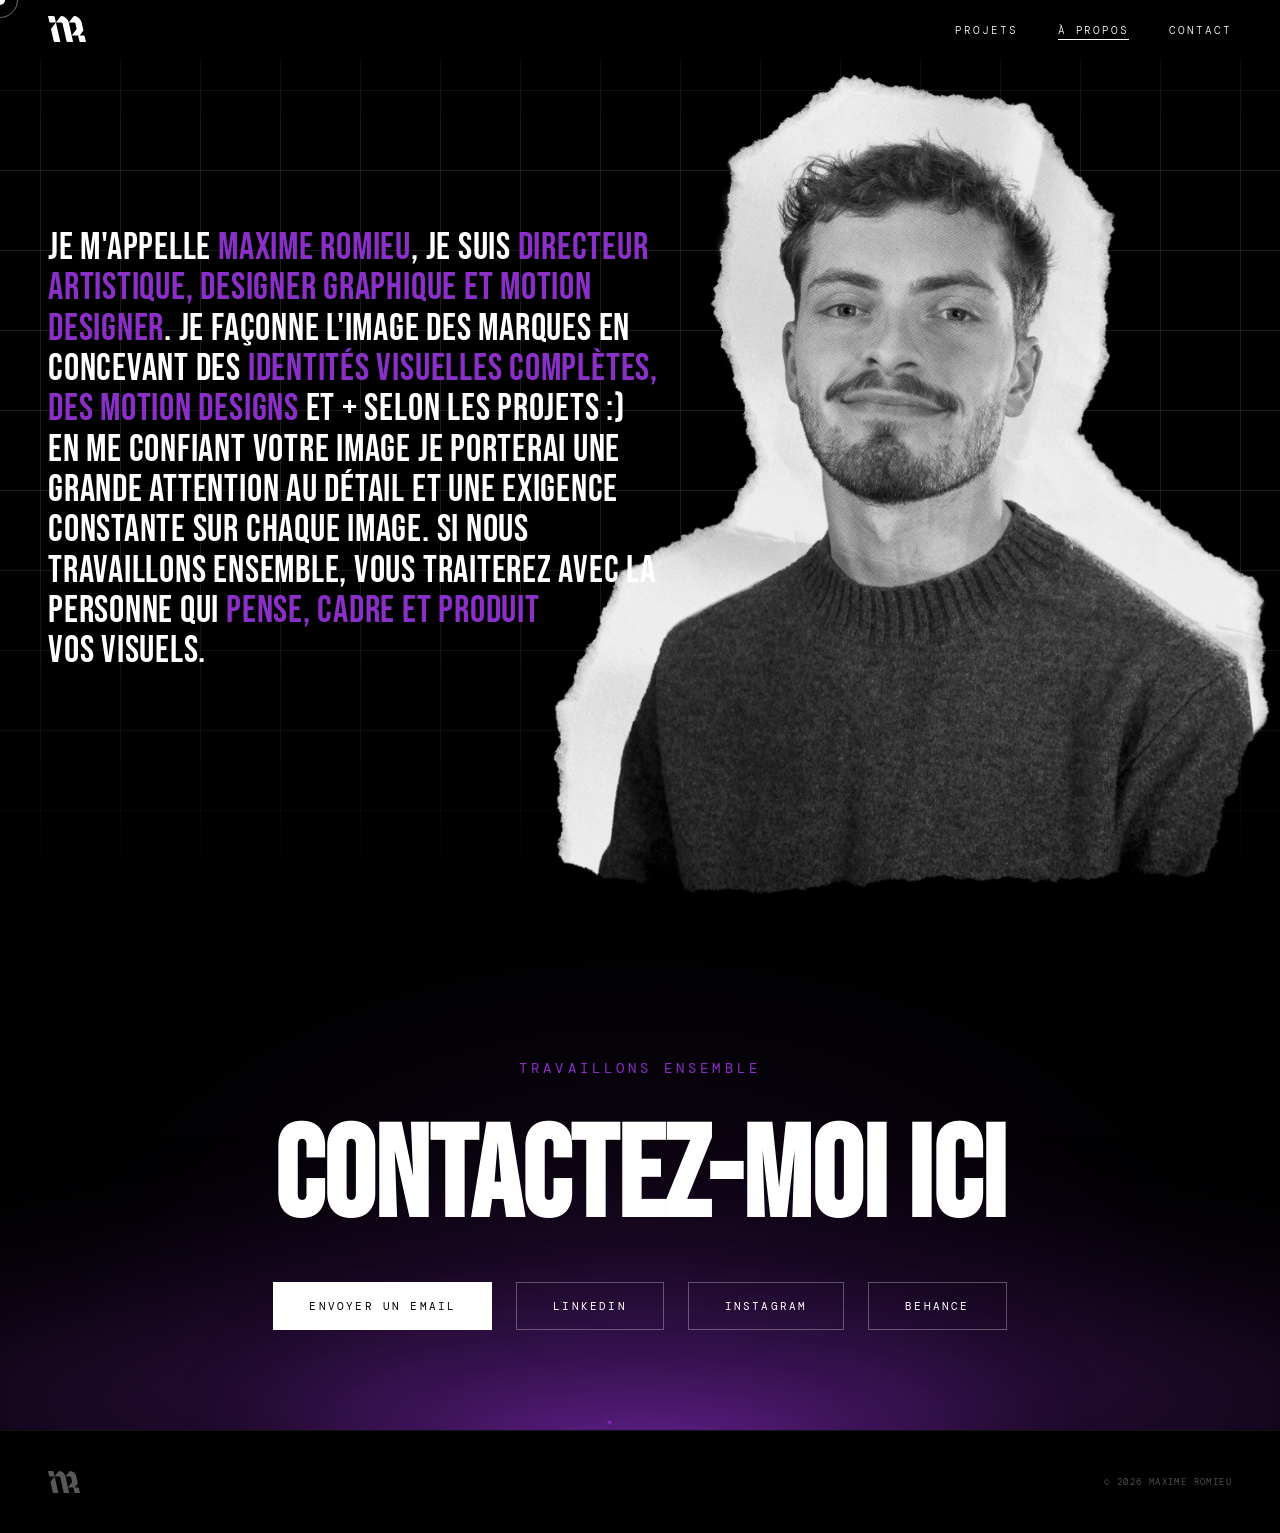
<file: a-propos.html>
<!DOCTYPE html>
<html lang="fr">
<head>
<meta charset="UTF-8">
<meta name="viewport" content="width=device-width, initial-scale=1.0">
<meta name="description" content="Maxime Romieu, Directeur Artistique et Designer Graphique freelance. Spécialisé en identité visuelle, branding et motion design. Disponible pour vos projets.">
<title>À propos — Maxime Romieu | Directeur Artistique freelance</title>
<link rel="icon" type="image/png" sizes="32x32" href="favicon.png">
<link rel="shortcut icon" href="favicon.png">
<link rel="apple-touch-icon" href="favicon.png">
<link rel="canonical" href="https://maximeromieu.fr/a-propos.html">
<meta property="og:title" content="À propos — Maxime Romieu | Directeur Artistique freelance">
<meta property="og:description" content="Maxime Romieu, Directeur Artistique et Designer Graphique freelance. Spécialisé en identité visuelle, branding et motion design.">
<meta property="og:url" content="https://maximeromieu.fr/a-propos.html">
<meta property="og:type" content="website">
<meta property="og:image" content="https://maximeromieu.fr/og-image.png">
<meta name="robots" content="noimageindex">
<link rel="preconnect" href="https://fonts.googleapis.com">
<link rel="preconnect" href="https://fonts.gstatic.com" crossorigin>
<link href="https://fonts.googleapis.com/css2?family=Bebas+Neue&family=Cormorant+Garamond:ital,wght@0,300;0,400;1,300;1,400&family=DM+Mono:wght@300;400;500&family=Playfair+Display:ital,wght@1,900&display=swap" rel="stylesheet">
<link rel="stylesheet" href="style.css">
<style>
@font-face{font-family:'Piepie';src:url('fonts/Piepie-W01-Regular.ttf') format('truetype');font-weight:400;font-style:normal}
@font-face{font-family:'SloopScriptPro';src:url('fonts/sloop-script-pro-bold.otf') format('opentype');font-weight:700;font-style:normal}
@font-face{font-family:'NeueHaasGrotesk';src:url('fonts/NeueHaasDisplayMediu.ttf') format('truetype');font-weight:500;font-style:normal}
*,*::before,*::after{margin:0;padding:0;box-sizing:border-box}
:root{--bg:#000000;--cream:#ffffff;--warm:#e06060;--accent:#8b2fc9;--dark:#1a1714}
html{scroll-behavior:smooth}
body{background:var(--bg);color:var(--cream);font-family:'Cormorant Garamond',serif;cursor:none;overflow-x:hidden}
#cursor{position:fixed;width:10px;height:10px;background:var(--cream);border-radius:50%;pointer-events:none;z-index:9999;transform:translate(-50%,-50%);transition:transform .1s,width .3s,height .3s;mix-blend-mode:difference}
#cursor-ring{position:fixed;width:36px;height:36px;border:1px solid rgba(232,224,213,.5);border-radius:50%;pointer-events:none;z-index:9998;transform:translate(-50%,-50%);transition:transform .18s ease-out,width .3s,height .3s}
body:has(a:hover) #cursor{width:6px;height:6px}
body:has(a:hover) #cursor-ring{width:60px;height:60px;border-color:var(--accent)}
nav{position:fixed;top:0;width:100%;z-index:100;display:flex;justify-content:space-between;align-items:center;padding:16px 48px;background:#000}
.nav-logo{text-decoration:none;display:flex;align-items:center}.nav-logo-img{height:26px;width:auto;display:block}
.nav-links{display:flex;gap:40px;list-style:none;margin-left:auto}
.nav-links a{font-family:'DM Mono',monospace;font-size:.68rem;font-weight:300;letter-spacing:.18em;text-transform:uppercase;color:var(--cream);text-decoration:none;position:relative;transition:color .3s}
.nav-links a::after{content:'';position:absolute;bottom:-3px;left:0;width:0;height:1px;background:var(--cream);transition:width .4s ease}
.nav-links a:hover::after,.nav-links a.active::after{width:100%}
.nav-links a.active{color:var(--cream)}
.nav-cta{font-family:'DM Mono',monospace;font-size:.65rem;letter-spacing:.2em;text-transform:uppercase;color:var(--bg);background:var(--cream);padding:10px 20px;text-decoration:none;transition:background .3s,color .3s}
.nav-cta:hover{background:var(--accent);color:var(--cream)}

/* ── HERO ── */
#about-hero{min-height:100vh;display:flex;flex-direction:column;justify-content:flex-end;padding:0 48px 80px;position:relative;overflow:hidden;isolation:isolate;background:#000}
.hero-bg{position:absolute;inset:0;background:linear-gradient(to bottom,transparent 45%,#000 100%);z-index:0}
.hero-grid{position:absolute;inset:0;background-image:linear-gradient(rgba(232,224,213,.12) 1px,transparent 1px),linear-gradient(90deg,rgba(232,224,213,.12) 1px,transparent 1px);background-size:80px 80px;background-position:center center;z-index:0;-webkit-mask-image:linear-gradient(to bottom,transparent 0%,black 15%,black 60%,transparent 100%);mask-image:linear-gradient(to bottom,transparent 0%,black 15%,black 60%,transparent 100%)}
@media(max-width:768px){.hero-grid{background-size:50px 50px;-webkit-mask-image:linear-gradient(to bottom,transparent 0%,black 10%,black 70%,transparent 100%);mask-image:linear-gradient(to bottom,transparent 0%,black 10%,black 70%,transparent 100%)}}
.hero-flicker-a,.hero-flicker-b,.hero-flicker-c{position:absolute;bottom:-80px;left:50%;transform:translateX(-50%);border-radius:50%;pointer-events:none}
.hero-flicker-a{width:140%;height:320px;background:rgba(139,47,201,.28);filter:blur(100px);animation:flicker1 12s ease-in-out infinite}
.hero-flicker-b{width:900px;height:200px;background:rgba(139,47,201,.38);filter:blur(75px);animation:flicker2 9s ease-in-out infinite}
.hero-flicker-c{width:460px;height:120px;background:rgba(139,47,201,.5);filter:blur(50px);animation:flicker3 7s ease-in-out infinite}
#hero-embers-canvas{position:absolute;inset:0;width:100%;height:100%;pointer-events:none;z-index:2}
.hero-deco{position:absolute;left:-2%;bottom:-4%;height:clamp(14rem,54vw,56rem);width:auto;opacity:.18;z-index:0;pointer-events:none;user-select:none}
.hero-profile{position:absolute;right:0;bottom:0;height:92%;width:auto;object-fit:contain;object-position:bottom right;z-index:1;opacity:0;animation:fadeIn 1.2s .4s forwards;pointer-events:none;transform-origin:center center;transition:transform .12s ease-out;will-change:transform}
.hero-profile-overlay{position:absolute;right:0;bottom:0;height:92%;width:50%;z-index:4;cursor:none}

/* ── ABOUT CONTENT ── */
.about-eyebrow{font-family:'Bebas Neue',sans-serif;font-size:clamp(4rem,8vw,9rem);line-height:.9;letter-spacing:.04em;color:var(--cream);margin-bottom:16px}
.about-content{position:absolute;top:50%;transform:translateY(-50%);left:48px;max-width:48%;z-index:3}
.about-bio p{font-family:'Bebas Neue',sans-serif;font-size:clamp(1.6rem,3vw,2.8rem);line-height:1.05;letter-spacing:.02em;color:var(--cream)}
.about-bio em{font-style:normal;color:var(--accent)}

/* ── IDENTITY STRIP ── */
.about-identity{padding:80px 48px;text-align:right;position:relative;border-top:1px solid rgba(232,224,213,.08)}
.about-identity-name{font-family:'Bebas Neue',sans-serif;font-size:clamp(3rem,7vw,8rem);line-height:.9;letter-spacing:.02em;color:var(--cream)}
.about-identity-role{font-family:'Cormorant Garamond',serif;font-style:italic;font-size:clamp(1rem,1.8vw,1.4rem);color:var(--warm);margin-top:10px}

/* ── CONTACT ── */
#contact{padding:160px 48px 100px;text-align:center;position:relative;overflow:hidden}
.contact-bg{position:absolute;inset:0;background:radial-gradient(ellipse at 50% 70%,rgba(139,47,201,.12) 0%,transparent 65%)}
.contact-flicker-a,.contact-flicker-b,.contact-flicker-c{position:absolute;bottom:-80px;left:50%;transform:translateX(-50%);border-radius:50%;pointer-events:none}
.contact-flicker-a{width:120%;height:220px;background:rgba(139,47,201,.28);filter:blur(80px);animation:flicker1 12s ease-in-out infinite}
.contact-flicker-b{width:700px;height:140px;background:rgba(139,47,201,.38);filter:blur(60px);animation:flicker2 9s ease-in-out infinite}
.contact-flicker-c{width:340px;height:80px;background:rgba(139,47,201,.5);filter:blur(40px);animation:flicker3 7s ease-in-out infinite}
#embers-canvas{position:absolute;inset:0;width:100%;height:100%;pointer-events:none;z-index:2}
.contact-eyebrow{font-family:'DM Mono',monospace;font-size:.85rem;letter-spacing:.3em;text-transform:uppercase;color:var(--accent);margin-bottom:48px}
.contact-title{font-family:'Bebas Neue',sans-serif;font-size:clamp(4rem,10vw,12rem);line-height:.85;color:var(--cream);margin-bottom:48px;position:relative;z-index:1}
.contact-links{display:flex;gap:24px;justify-content:center;flex-wrap:wrap;position:relative;z-index:1}
.contact-btn{display:inline-flex;align-items:center;gap:10px;font-family:'DM Mono',monospace;font-size:.68rem;letter-spacing:.2em;text-transform:uppercase;color:var(--bg);background:var(--cream);padding:16px 36px;text-decoration:none;transition:background .3s,color .3s,transform .3s}
.contact-btn:hover{background:var(--accent);color:var(--cream);transform:translateY(-2px)}
.contact-btn.outline{background:transparent;color:var(--cream);border:1px solid rgba(255,255,255,.3)}
.contact-btn.outline:hover{background:var(--accent);color:var(--cream);border-color:var(--accent)}

/* ── FOOTER ── */
footer{padding:40px 48px;border-top:1px solid rgba(232,224,213,.08);display:flex;justify-content:space-between;align-items:center}
.footer-logo{height:22px;width:auto;opacity:.35;filter:brightness(10)}
footer p{font-family:'DM Mono',monospace;font-size:.58rem;letter-spacing:.15em;color:rgba(255,255,255,.3);text-transform:uppercase}

/* ── REVEAL ── */
.reveal{opacity:0;transform:translateY(24px);transition:opacity .8s ease,transform .8s ease}
.reveal.visible{opacity:1;transform:translateY(0)}
.reveal-delay-1{transition-delay:.12s}
.reveal-delay-2{transition-delay:.22s}

/* ── ANIMATIONS ── */
@keyframes fadeIn{to{opacity:1}}
@keyframes flicker1{0%{opacity:.28;transform:translateX(-50%) scaleX(1)}8%{opacity:.22;transform:translateX(-51%) scaleX(.97)}19%{opacity:.3;transform:translateX(-49%) scaleX(1.03)}27%{opacity:.18;transform:translateX(-52%) scaleX(.93)}41%{opacity:.26;transform:translateX(-50%) scaleX(1.01)}55%{opacity:.14;transform:translateX(-51%) scaleX(.96)}63%{opacity:.3;transform:translateX(-49%) scaleX(1.04)}74%{opacity:.2;transform:translateX(-50%) scaleX(.98)}88%{opacity:.28;transform:translateX(-51%) scaleX(1.02)}100%{opacity:.28;transform:translateX(-50%) scaleX(1)}}
@keyframes flicker2{0%{opacity:.4;transform:translateX(-50%) scaleX(1)}11%{opacity:.28;transform:translateX(-51%) scaleX(.92)}24%{opacity:.44;transform:translateX(-48%) scaleX(1.06)}36%{opacity:.22;transform:translateX(-52%) scaleX(.9)}49%{opacity:.38;transform:translateX(-50%) scaleX(1.03)}61%{opacity:.18;transform:translateX(-51%) scaleX(.95)}73%{opacity:.42;transform:translateX(-49%) scaleX(1.05)}86%{opacity:.24;transform:translateX(-50%) scaleX(.97)}100%{opacity:.4;transform:translateX(-50%) scaleX(1)}}
@keyframes flicker3{0%{opacity:.55;transform:translateX(-50%) scaleX(1)}14%{opacity:.32;transform:translateX(-49%) scaleX(.88)}29%{opacity:.6;transform:translateX(-51%) scaleX(1.09)}43%{opacity:.28;transform:translateX(-50%) scaleX(.92)}58%{opacity:.5;transform:translateX(-49%) scaleX(1.06)}70%{opacity:.22;transform:translateX(-51%) scaleX(.86)}84%{opacity:.55;transform:translateX(-50%) scaleX(1.08)}100%{opacity:.55;transform:translateX(-50%) scaleX(1)}}

.burger{display:none;flex-direction:column;justify-content:space-between;width:28px;height:18px;background:none;border:none;cursor:pointer;padding:0;z-index:101}
.burger span{display:block;width:100%;height:1px;background:var(--cream);transition:transform .35s cubic-bezier(.16,1,.3,1),opacity .25s,width .35s}
.burger.active span:nth-child(1){transform:translateY(8.5px) rotate(45deg)}
.burger.active span:nth-child(2){opacity:0;width:0}
.burger.active span:nth-child(3){transform:translateY(-8.5px) rotate(-45deg)}
.mobile-menu{position:fixed;inset:0;z-index:99;background:#000;display:flex;flex-direction:column;align-items:center;justify-content:center;pointer-events:none;opacity:0;transform:translateY(-12px);transition:opacity .4s cubic-bezier(.16,1,.3,1),transform .4s cubic-bezier(.16,1,.3,1)}
.mobile-menu.open{opacity:1;transform:translateY(0);pointer-events:all}
.mobile-links{list-style:none;display:flex;flex-direction:column;align-items:center;gap:8px;margin-bottom:48px}
.mobile-link{font-family:'Bebas Neue',sans-serif;font-size:clamp(3rem,14vw,5.5rem);line-height:1;letter-spacing:.04em;color:var(--cream);text-decoration:none;display:block;transition:color .25s}
.mobile-link:hover{color:var(--accent)}
.mobile-cta{font-family:'DM Mono',monospace;font-size:.65rem;letter-spacing:.2em;text-transform:uppercase;color:var(--bg);background:var(--cream);padding:14px 32px;text-decoration:none;transition:background .3s,color .3s}
.mobile-cta:hover{background:var(--accent);color:var(--cream)}
@media(max-width:768px){
  #cursor,#cursor-ring{display:none}
  body{cursor:auto}
  .hero-profile-overlay{display:none}
  nav{padding:20px 24px}.nav-links{display:none}.nav-cta{display:none}.burger{display:flex}
  #about-hero{padding:100px 24px 60px;min-height:auto;flex-direction:column;justify-content:flex-start}
  .hero-profile{position:relative;right:auto;bottom:auto;width:90%;height:auto;margin:24px auto 0;opacity:1;animation:none}
  .about-content{position:relative;top:auto;transform:none;left:auto;max-width:100%;padding-top:96px}
  .about-bio p{font-size:clamp(1.05rem,4.2vw,1.4rem);line-height:1.5;text-align:justify}
  .about-socials{flex-direction:column}
  .about-identity{padding:60px 24px;text-align:center}
  #contact{padding:100px 24px 80px}
  footer{padding:32px 24px;flex-direction:column;gap:20px;text-align:center}
}
</style>
</head>
<body>
<div id="cursor"></div>
<div id="cursor-ring"></div>
<nav>
  <a href="index.html" class="nav-logo"><img src="SVG/logo.svg" alt="Maxime Romieu" class="nav-logo-img"></a>
  <ul class="nav-links">
    <li><a href="index.html#work">Projets</a></li>
    <li><a href="a-propos.html" class="active">À propos</a></li>
    <li><a href="index.html#contact">Contact</a></li>
  </ul>
  <button class="burger" id="burger" aria-label="Menu" aria-expanded="false">
    <span></span><span></span><span></span>
  </button>
</nav>
<div class="mobile-menu" id="mobile-menu" aria-hidden="true">
  <ul class="mobile-links">
    <li><a href="index.html#work" class="mobile-link">Projets</a></li>
    <li><a href="a-propos.html" class="mobile-link">À propos</a></li>
    <li><a href="index.html#contact" class="mobile-link">Contact</a></li>
  </ul>
</div>

<section id="about-hero">
  <div class="hero-bg"></div>
  <div class="hero-grid"></div>
<img src="profile cutted paper.webp" alt="Maxime Romieu" class="hero-profile">

  <div class="about-content">
<div class="about-bio reveal reveal-delay-1">
      <p>Je m'appelle <span id="name-anim" style="color:#8b2fc9">Maxime Romieu</span>, je suis <span style="color:#8b2fc9">Directeur Artistique, Designer Graphique et Motion Designer</span>. Je façonne l'image des marques en concevant des <span style="color:#8b2fc9">identités visuelles complètes, des Motion Designs</span> et + selon les projets&nbsp;:)<br>En me confiant votre image je porterai une grande attention au détail et une exigence constante sur chaque image. Si nous travaillons ensemble, vous traiterez avec la personne qui <em>pense, cadre et produit</em> vos visuels.</p>
    </div>
  </div>
</section>

<section id="contact">
  <div class="contact-bg"></div>
  <p class="contact-eyebrow reveal">Travaillons ensemble</p>
  <h2 class="contact-title reveal">Contactez-moi ici</h2>
  <div class="contact-flicker-a"></div>
  <div class="contact-flicker-b"></div>
  <div class="contact-flicker-c"></div>
  <canvas id="embers-canvas"></canvas>
  <div class="contact-links reveal reveal-delay-1">
    <a href="mailto:mromieupro@gmail.com" class="contact-btn">Envoyer un email</a>
    <a href="https://www.linkedin.com/in/maximeromieu/" target="_blank" rel="noopener" class="contact-btn outline">LinkedIn</a>
    <a href="https://instagram.com/maxime.romieu" target="_blank" rel="noopener" class="contact-btn outline">Instagram</a>
    <a href="https://www.behance.net/maximeromieu" target="_blank" rel="noopener" class="contact-btn outline">Behance</a>
  </div>
</section>

<footer>
  <img src="SVG/logo.svg" alt="Maxime Romieu" class="footer-logo">
  <p>&copy; 2026 Maxime Romieu</p>
</footer>

<script>
// Burger menu
(function(){
  var burger=document.getElementById('burger');
  var menu=document.getElementById('mobile-menu');
  if(!burger||!menu)return;
  function toggleMenu(open){
    burger.classList.toggle('active',open);
    menu.classList.toggle('open',open);
    burger.setAttribute('aria-expanded',open);
    menu.setAttribute('aria-hidden',!open);
    document.body.style.overflow=open?'hidden':'';
  }
  burger.addEventListener('click',function(){toggleMenu(!menu.classList.contains('open'));});
  menu.querySelectorAll('.mobile-link,.mobile-cta').forEach(function(el){
    el.addEventListener('click',function(){toggleMenu(false);});
  });
})();
// Curseur personnalisé
const cursor=document.getElementById('cursor');
const ring=document.getElementById('cursor-ring');
let mx=0,my=0,rx=0,ry=0;
document.addEventListener('mousemove',function(e){mx=e.clientX;my=e.clientY;});
function animateCursor(){cursor.style.left=mx+'px';cursor.style.top=my+'px';rx+=(mx-rx)*.12;ry+=(my-ry)*.12;ring.style.left=rx+'px';ring.style.top=ry+'px';requestAnimationFrame(animateCursor);}
animateCursor();
// Animations au défilement
const io=new IntersectionObserver(function(entries){entries.forEach(function(e){if(e.isIntersecting)e.target.classList.add('visible');});},{threshold:.12});
document.querySelectorAll('.reveal').forEach(function(el){io.observe(el);});
// Braises
function initEmbers(canvasId,section,faClass,fbClass,fcClass){
  var canvas=document.getElementById(canvasId);
  if(!canvas||!section)return;
  var ctx=canvas.getContext('2d');
  var embers=[];
  function resize(){canvas.width=canvas.offsetWidth;canvas.height=canvas.offsetHeight;}
  resize();
  window.addEventListener('resize',resize);
  var fa=section.querySelector(faClass);
  var fb=section.querySelector(fbClass);
  var fc=section.querySelector(fcClass);
  var mouseX=-1,mouseY=-1;
  var tlx=50,tly=0,clx=50,cly=0;
  section.addEventListener('mousemove',function(e){
    var r=canvas.getBoundingClientRect();
    mouseX=e.clientX-r.left;mouseY=e.clientY-r.top;
    tlx=(mouseX/canvas.width)*100;
    tly=((mouseY/canvas.height)-1)*60;
  });
  section.addEventListener('mouseleave',function(){mouseX=-1;mouseY=-1;tlx=50;tly=0;});
  function spawn(){
    embers.push({x:canvas.width*(.2+Math.random()*.6),y:canvas.height+4,vx:(Math.random()-.5)*.4,vy:-(Math.random()*.6+.3),size:Math.random()*2.6+.7,opacity:Math.random()*.5+.3,drift:Math.random()*Math.PI*2,driftSpeed:Math.random()*.015+.005,life:1});
  }
  var spawnTimer=0;
  function tick(){
    ctx.clearRect(0,0,canvas.width,canvas.height);
    clx+=(tlx-clx)*.04;cly+=(tly-cly)*.04;
    var ox=(clx-50)*0.55;
    if(fa)fa.style.transform='translateX(calc(-50% + '+ox.toFixed(1)+'px)) translateY('+cly.toFixed(1)+'px)';
    if(fb)fb.style.transform='translateX(calc(-50% + '+(ox*.7).toFixed(1)+'px)) translateY('+(cly*.6).toFixed(1)+'px)';
    if(fc)fc.style.transform='translateX(calc(-50% + '+(ox*.4).toFixed(1)+'px)) translateY('+(cly*.3).toFixed(1)+'px)';
    spawnTimer++;
    if(spawnTimer>13){spawnTimer=0;if(Math.random()<.75)spawn();}
    for(var i=embers.length-1;i>=0;i--){
      var e=embers[i];
      e.drift+=e.driftSpeed;
      e.x+=e.vx+Math.sin(e.drift)*.35;e.y+=e.vy;e.life-=.004;
      if(e.life<=0||e.y<-10){embers.splice(i,1);continue;}
      if(mouseX>=0){var mdx=e.x-mouseX,mdy=e.y-mouseY,mdist=Math.sqrt(mdx*mdx+mdy*mdy);if(mdist<140&&mdist>0){var f=(.5/mdist);e.vx+=mdx*f*.06;e.vy+=mdy*f*.06;}}
      var alpha=e.life*e.opacity;
      ctx.beginPath();ctx.arc(e.x,e.y,e.size,0,Math.PI*2);
      ctx.fillStyle='rgba(139,47,201,'+alpha.toFixed(3)+')';
      ctx.fill();
    }
    requestAnimationFrame(tick);
  }
  tick();
}
initEmbers('embers-canvas',document.getElementById('contact'),'.contact-flicker-a','.contact-flicker-b','.contact-flicker-c');
// Tilt 3D sur la photo de profil
(function(){
  var profile=document.querySelector('.hero-profile');
  if(!profile)return;
  var overlay=document.createElement('div');
  overlay.className='hero-profile-overlay';
  document.getElementById('about-hero').appendChild(overlay);
  overlay.addEventListener('mousemove',function(e){
    var r=overlay.getBoundingClientRect();
    var x=(e.clientX-r.left)/r.width-0.5;
    var y=(e.clientY-r.top)/r.height-0.5;
    profile.style.transform='perspective(3000px) rotateY('+(-x*6)+'deg) rotateX('+(y*4)+'deg)';
  });
  overlay.addEventListener('mouseleave',function(){
    profile.style.transform='perspective(3000px) rotateY(0deg) rotateX(0deg)';
  });
})();
// Anti-veuves
(function(){
  function fixWidow(el){
    var w=document.createTreeWalker(el,NodeFilter.SHOW_TEXT);
    var last=null;
    while(w.nextNode())last=w.currentNode;
    if(last)last.textContent=last.textContent.replace(/\s+(\S+)\s*$/,'\u00A0$1');
  }
  document.querySelectorAll('.about-bio p,.contact-title').forEach(fixWidow);
})();
document.addEventListener('contextmenu',function(e){if(e.target.tagName==='IMG')e.preventDefault();});
document.addEventListener('dragstart',function(e){if(e.target.tagName==='IMG')e.preventDefault();});
</script>
</body>
</html>
</file>
<file: style.css>
.highlight-red { color: #8b2fc9; }
.hero-title span:nth-child(3) { color: #8b2fc9; }


/* ── RESET ── */
*, *::before, *::after { box-sizing: border-box; margin: 0; padding: 0; }
img { -webkit-user-drag: none; user-select: none; }

/* ── VARIABLES ── */
:root {
  --bg: #000000;
  --paper: #141414;
  --line: #2a2a2a;
  --accent: #8b2fc9;
  --text: #ffffff;
  --muted: #6b6760;
  --serif: 'DM Serif Display', Georgia, serif;
  --mono: 'DM Mono', 'Courier New', monospace;
}

/* ── BASE ── */
html { scroll-behavior: smooth; }

body {
  background: var(--bg);
  color: var(--text);
  font-family: var(--mono);
  min-height: 100vh;
  overflow-x: hidden;
}


/* ── LAYOUT ── */
.wrapper {
  max-width: 960px;
  margin: 0 auto;
  padding: 60px 40px 100px;
  position: relative;
  z-index: 1;
}

/* ── HEADER ── */
header {
  display: grid;
  grid-template-columns: 1fr 180px;
  gap: 40px;
  align-items: end;
  border-bottom: 1px solid var(--line);
  padding-bottom: 48px;
  margin-bottom: 64px;
  animation: fadeUp .8s ease both;
}

.header-text { display: flex; flex-direction: column; gap: 12px; }

.eyebrow {
  font-size: 11px;
  font-weight: 500;
  letter-spacing: .25em;
  text-transform: uppercase;
  color: var(--accent);
}

h1.name {
  font-family: var(--serif);
  font-size: clamp(48px, 8vw, 80px);
  font-weight: 400;
  line-height: .95;
}
h1.name em { font-style: italic; color: var(--accent); }

.tagline {
  font-size: 13px;
  color: var(--muted);
  letter-spacing: .05em;
  margin-top: 4px;
}

.contact-chip {
  display: inline-flex;
  align-items: center;
  gap: 8px;
  background: var(--paper);
  border: 1px solid var(--line);
  border-radius: 999px;
  padding: 6px 16px;
  font-size: 12px;
  color: var(--muted);
  margin-top: 16px;
  width: fit-content;
  text-decoration: none;
  transition: border-color .2s, color .2s;
}
.contact-chip:hover { border-color: var(--accent); color: var(--accent); }
.contact-chip::before { content: '✉'; font-size: 11px; }

/* ── PHOTO ── */
.photo-frame { position: relative; width: 180px; height: 220px; }
.photo-frame::before {
  content: '';
  position: absolute;
  inset: -8px -8px 8px 8px;
  border: 1px solid var(--accent);
  border-radius: 4px;
  z-index: 0;
}
.photo-frame img {
  position: relative; z-index: 1;
  width: 100%; height: 100%;
  object-fit: cover; border-radius: 4px;
  filter: grayscale(10%) contrast(1.05);
}
.photo-placeholder {
  position: relative; z-index: 1;
  width: 100%; height: 100%;
  background: var(--paper);
  border: 1px solid var(--line);
  border-radius: 4px;
  display: flex; align-items: center; justify-content: center;
  flex-direction: column; gap: 8px;
  color: var(--muted); font-size: 11px; letter-spacing: .1em;
}
.photo-placeholder .icon { font-size: 32px; opacity: .4; }

/* ── SECTION LABEL ── */
.section-label {
  display: flex; align-items: center; gap: 12px; margin-bottom: 36px;
}
.section-label span {
  font-size: 10px; font-weight: 500;
  letter-spacing: .3em; text-transform: uppercase; color: var(--muted);
}
.section-label::after { content: ''; flex: 1; height: 1px; background: var(--line); }

/* ── PROJECTS GRID ── */
.projects-section { margin-bottom: 64px; animation: fadeUp .8s .15s ease both; }

.projects-grid {
  display: grid;
  grid-template-columns: repeat(3, 1fr);
  gap: 2px;
}

.project-card {
  position: relative; overflow: hidden;
  aspect-ratio: 4/3; cursor: pointer;
  background: var(--paper);
  display: block; border: none; padding: 0; outline: none;
}
.project-card.featured { grid-column: 1/-1; aspect-ratio: 16/6; }

.project-card img {
  width: 100%; height: 100%;
  object-fit: cover; display: block;
  transition: transform .7s cubic-bezier(.25,.46,.45,.94), filter .7s;
  filter: grayscale(30%) brightness(.85);
  pointer-events: none;
}
.project-card:hover img { transform: scale(1.08); filter: grayscale(0%) brightness(1.05); }

/* Shimmer */
.project-card::after {
  content: '';
  position: absolute; inset: 0;
  background: linear-gradient(115deg, transparent 40%, rgba(139,47,201,.07) 50%, transparent 60%);
  transform: translateX(-100%);
  pointer-events: none; z-index: 3; transition: transform 0s;
}
.project-card:hover::after { transform: translateX(100%); transition: transform .6s ease; }

/* Accent borders */
.b-top, .b-bot {
  position: absolute; left: 0; right: 0; height: 2px;
  background: var(--accent); z-index: 4; transform: scaleX(0);
  transition: transform .4s cubic-bezier(.25,.46,.45,.94);
}
.b-top { top: 0; transform-origin: left; }
.b-bot { bottom: 0; transform-origin: right; }
.project-card:hover .b-top,
.project-card:hover .b-bot { transform: scaleX(1); }

/* Bottom strip */
.project-strip {
  position: absolute; bottom: 0; left: 0; right: 0;
  padding: 12px 16px;
  background: linear-gradient(to top, rgba(0,0,0,.75), transparent);
  display: flex; align-items: flex-end; justify-content: space-between;
  z-index: 1; transition: opacity .3s; pointer-events: none;
}
.project-card:hover .project-strip { opacity: 0; }

.proj-name { font-family: var(--serif); font-size: 15px; font-weight: 400; color: #fff; line-height: 1.2; }
.project-card.featured .proj-name { font-size: 24px; }
.proj-stats { display: flex; gap: 10px; font-size: 10px; color: rgba(255,255,255,.5); white-space: nowrap; }

/* Overlay */
.project-overlay {
  position: absolute; inset: 0;
  background: linear-gradient(to top, rgba(0,0,0,.92) 0%, rgba(0,0,0,.3) 45%, transparent 100%);
  opacity: 0; transition: opacity .45s;
  display: flex; flex-direction: column; justify-content: flex-end;
  padding: 24px; z-index: 2; pointer-events: none;
}
.project-card:hover .project-overlay { opacity: 1; }

.ov-tag {
  display: inline-block;
  background: rgba(139,47,201,.15); color: var(--accent);
  border: 1px solid rgba(139,47,201,.3);
  font-size: 9px; letter-spacing: .15em; text-transform: uppercase;
  padding: 3px 8px; border-radius: 2px;
  margin-bottom: 8px; width: fit-content;
  transform: translateY(12px); opacity: 0;
  transition: transform .35s .05s ease, opacity .35s .05s ease;
}
.ov-title {
  font-family: var(--serif); font-size: 18px; color: #fff; line-height: 1.2;
  transform: translateY(14px); opacity: 0;
  transition: transform .35s .1s ease, opacity .35s .1s ease;
}
.project-card.featured .ov-title { font-size: 26px; }
.ov-cta {
  display: inline-flex; align-items: center; gap: 6px;
  background: var(--accent); color: #0e0e0e;
  font-family: var(--mono); font-size: 10px; font-weight: 500;
  letter-spacing: .15em; text-transform: uppercase;
  padding: 8px 16px; border-radius: 2px;
  margin-top: 12px; width: fit-content;
  transform: translateY(14px); opacity: 0;
  transition: transform .35s .16s ease, opacity .35s .16s ease;
}
.project-card:hover .ov-tag,
.project-card:hover .ov-title,
.project-card:hover .ov-cta { transform: translateY(0); opacity: 1; }

/* ── LIGHTBOX ── */
.lightbox {
  position: fixed; inset: 0; z-index: 1000;
  display: flex; align-items: center; justify-content: center;
  pointer-events: none; opacity: 0; transition: opacity .4s ease;
}
.lightbox.open { opacity: 1; pointer-events: all; }

.lb-backdrop {
  position: absolute; inset: 0;
  background: rgba(0,0,0,.85);
  backdrop-filter: blur(6px);
}
.lb-panel {
  position: relative; z-index: 1;
  width: min(92vw, 980px); max-height: 92vh;
  background: var(--paper); border: 1px solid var(--line);
  border-radius: 4px; overflow: hidden;
  display: flex; flex-direction: column;
  transform: translateY(32px) scale(.97);
  transition: transform .4s cubic-bezier(.25,.46,.45,.94);
}
.lightbox.open .lb-panel { transform: translateY(0) scale(1); }

.lb-close {
  position: absolute; top: 20px; right: 20px; z-index: 10;
  background: var(--bg); border: 1px solid var(--line);
  color: var(--muted); width: 36px; height: 36px;
  border-radius: 50%; font-size: 18px; cursor: pointer;
  display: flex; align-items: center; justify-content: center;
  transition: border-color .2s, color .2s;
  font-family: var(--mono);
}
.lb-close:hover { border-color: var(--accent); color: var(--accent); }

.lb-hero { width: 100%; aspect-ratio: 16/7; overflow: hidden; flex-shrink: 0; }
.lb-hero img { width: 100%; height: 100%; object-fit: cover; display: block; }

.lb-body {
  overflow-y: auto; padding: 36px 40px 48px;
  scrollbar-width: thin; scrollbar-color: var(--line) transparent;
}
.lb-meta { display: flex; align-items: center; gap: 12px; margin-bottom: 20px; }
.lb-tag {
  background: rgba(139,47,201,.12); color: var(--accent);
  border: 1px solid rgba(139,47,201,.3);
  font-size: 9px; letter-spacing: .2em; text-transform: uppercase;
  padding: 4px 10px; border-radius: 2px;
}
.lb-date { font-size: 11px; color: var(--muted); }
.lb-title {
  font-family: var(--serif);
  font-size: clamp(28px, 4vw, 44px);
  font-weight: 400; line-height: 1;
  margin-bottom: 20px; color: var(--text);
}
.lb-desc {
  font-size: 13px; line-height: 1.8; color: #a09c95;
  max-width: 680px; margin-bottom: 36px;
  border-left: 2px solid var(--accent);
  padding-left: 20px;
}
.lb-images { display: flex; flex-direction: column; gap: 3px; }
.lb-images img { width: 100%; display: block; border-radius: 2px; }
.lb-images-grid { display: grid; grid-template-columns: 1fr 1fr; gap: 3px; }

.lb-footer {
  display: flex; align-items: center; justify-content: space-between;
  padding-top: 28px; margin-top: 36px;
  border-top: 1px solid var(--line);
}
.lb-stats { display: flex; gap: 20px; font-size: 12px; color: var(--muted); }
.lb-behance {
  display: inline-flex; align-items: center; gap: 8px;
  background: transparent; border: 1px solid var(--line);
  color: var(--muted); font-family: var(--mono);
  font-size: 10px; letter-spacing: .15em; text-transform: uppercase;
  padding: 8px 16px; border-radius: 2px; text-decoration: none;
  transition: border-color .2s, color .2s;
}
.lb-behance:hover { border-color: var(--accent); color: var(--accent); }

.lb-nav {
  position: absolute; top: 50%; transform: translateY(-50%);
  z-index: 10; background: var(--bg); border: 1px solid var(--line);
  color: var(--muted); width: 40px; height: 40px;
  border-radius: 50%; font-size: 22px; cursor: pointer;
  display: flex; align-items: center; justify-content: center;
  transition: border-color .2s, color .2s; font-family: var(--mono);
}
.lb-nav:hover { border-color: var(--accent); color: var(--accent); }
.lb-prev { left: -20px; }
.lb-next { right: -20px; }

/* ── LINKS ── */
.links-section { margin-bottom: 64px; animation: fadeUp .8s .25s ease both; }
.links-grid { display: flex; gap: 16px; flex-wrap: wrap; }

.link-card {
  display: flex; align-items: center; gap: 12px;
  background: var(--paper); border: 1px solid var(--line);
  border-radius: 6px; padding: 16px 20px;
  text-decoration: none; color: var(--text); font-size: 13px;
  transition: border-color .2s, transform .2s, background .2s;
  flex: 1; min-width: 200px;
}
.link-card:hover { border-color: var(--accent); background: #1a1a14; transform: translateY(-2px); }
.link-icon { width: 36px; height: 36px; border-radius: 6px; background: var(--line); display: flex; align-items: center; justify-content: center; font-size: 16px; }
.link-name { font-weight: 500; letter-spacing: .05em; }
.link-handle { font-size: 11px; color: var(--muted); }
.link-arrow { margin-left: auto; color: var(--muted); font-size: 16px; transition: transform .2s, color .2s; }
.link-card:hover .link-arrow { transform: translate(3px,-3px); color: var(--accent); }

/* ── FOOTER ── */
footer {
  border-top: 1px solid var(--line); padding-top: 28px;
  display: flex; justify-content: space-between; align-items: center;
  animation: fadeUp .8s .35s ease both;
}
footer p { font-size: 11px; color: var(--muted); letter-spacing: .1em; }
.footer-dot { width: 6px; height: 6px; background: var(--accent); border-radius: 50%; animation: pulse 2s infinite; }

/* ── ANIMATIONS ── */
@keyframes fadeUp {
  from { opacity: 0; transform: translateY(20px); }
  to   { opacity: 1; transform: translateY(0); }
}
@keyframes pulse {
  0%, 100% { opacity: 1; transform: scale(1); }
  50%       { opacity: .4; transform: scale(1.4); }
}

/* ── RESPONSIVE ── */
@media (max-width: 700px) {
  .wrapper { padding: 40px 20px 80px; }
  header { grid-template-columns: 1fr; }
  .photo-frame { width: 120px; height: 150px; }
  .projects-grid { grid-template-columns: 1fr 1fr; }
  .project-card.featured { grid-column: 1/-1; aspect-ratio: 16/7; }
  .lb-panel { width: 98vw; max-height: 96vh; }
  .lb-body { padding: 24px 20px 36px; }
  .lb-images-grid { grid-template-columns: 1fr; }
  .lb-prev { left: 8px; } .lb-next { right: 8px; }
}
@media (max-width: 480px) {
  .projects-grid { grid-template-columns: 1fr; }
  .project-card.featured { aspect-ratio: 4/3; }
}

/* ═══════════════════════════════════════════════
   NAV PAGE PROJET
═══════════════════════════════════════════════ */
.nav-projet {
  position: fixed; top: 0; width: 100%; z-index: 100;
  display: flex; justify-content: space-between; align-items: center;
  padding: 28px 48px;
}
.nav-projet::before {
  content: ''; position: absolute; inset: 0; height: 160%;
  background: linear-gradient(to bottom, rgba(14,14,14,.35) 0%, rgba(14,14,14,.08) 50%, transparent 100%);
  backdrop-filter: blur(8px); -webkit-backdrop-filter: blur(8px);
  -webkit-mask-image: linear-gradient(to bottom, black 0%, transparent 100%);
  mask-image: linear-gradient(to bottom, black 0%, transparent 100%);
  pointer-events: none; z-index: -1;
}
.nav-logo-projet { display: flex; align-items: center; text-decoration: none; }
.nav-logo-img-projet { height: 26px; width: auto; display: block; }
.nav-projet-links { display: flex; gap: 40px; list-style: none; margin-left: auto; }
.nav-projet-links a { font-family: 'DM Mono', monospace; font-size: .68rem; font-weight: 300; letter-spacing: .18em; text-transform: uppercase; color: var(--text); text-decoration: none; position: relative; transition: color .3s; }
.nav-projet-links a::after { content: ''; position: absolute; bottom: -3px; left: 0; width: 0; height: 1px; background: var(--text); transition: width .4s ease; }
.nav-projet-links a:hover { color: var(--text); }
.nav-projet-links a:hover::after { width: 100%; }
.nav-projet .btn-behance { font-family: 'DM Mono', monospace; font-size: .65rem; letter-spacing: .2em; text-transform: uppercase; color: var(--bg); background: var(--text); padding: 10px 20px; text-decoration: none; transition: background .3s, color .3s; }
.nav-projet .btn-behance:hover { background: var(--accent); color: var(--text); }

.btn-retour {
  font-family: 'DM Mono', monospace;
  font-size: .65rem; letter-spacing: .18em; text-transform: uppercase;
  color: var(--muted); text-decoration: none;
  transition: color .25s;
}
.btn-retour:hover { color: var(--text); }

.btn-behance {
  font-family: 'DM Mono', monospace;
  font-size: .6rem; letter-spacing: .15em; text-transform: uppercase;
  color: var(--muted); text-decoration: none;
  border: 1px solid var(--line);
  padding: 7px 14px; border-radius: 2px;
  transition: border-color .25s, color .25s;
}
.btn-behance:hover { border-color: var(--accent); color: var(--accent); }

/* ═══════════════════════════════════════════════
   GRILLE PROJETS — index.html
═══════════════════════════════════════════════ */
.grille-projets {
  display: grid;
  grid-template-columns: repeat(3, 1fr);
  gap: 2px;
}

.carte-projet {
  position: relative; overflow: hidden;
  aspect-ratio: 4/3; display: block;
  text-decoration: none; background: #141414;
  cursor: pointer; isolation: isolate;
}
.carte-projet img {
  width: 100%; height: 100%;
  object-fit: cover; display: block;
  transition: transform .7s cubic-bezier(.25,.46,.45,.94);
}
.carte-projet:hover img { transform: scale(1.08); }

.carte-overlay {
  position: absolute; inset: 0;
  background: linear-gradient(to top, rgba(0,0,0,.92) 0%, rgba(0,0,0,.3) 45%, transparent 100%);
  opacity: 0; transition: opacity .45s;
  display: flex; flex-direction: column; justify-content: flex-end;
  padding: 24px; z-index: 2; gap: 4px;
}
.carte-projet:hover .carte-overlay { opacity: 1; }

.carte-overlay-cta {
  display: inline-flex; align-items: center; gap: 6px;
  background: var(--accent); color: #0e0e0e;
  font-family: 'DM Mono', monospace;
  font-size: 10px; font-weight: 500;
  letter-spacing: .15em; text-transform: uppercase;
  padding: 8px 16px; border-radius: 2px; width: fit-content;
  margin-top: 14px;
  transform: translateY(14px); opacity: 0;
  transition: transform .35s .16s ease, opacity .35s .16s ease;
}
.carte-projet:hover .carte-overlay-cta { transform: translateY(0); opacity: 1; }

.carte-titre {
  font-family: 'Bebas Neue', sans-serif;
  font-size: 22px; color: #fff; line-height: 1.2; font-weight: 400;
  text-transform: uppercase;
  transform: translateY(12px); opacity: 0;
  transition: transform .35s .05s ease, opacity .35s .05s ease;
}
.carte-categorie {
  font-family: 'DM Mono', monospace;
  font-size: 10px; color: rgba(255,255,255,.55);
  letter-spacing: .1em; text-transform: uppercase;
  transform: translateY(12px); opacity: 0;
  transition: transform .35s .1s ease, opacity .35s .1s ease;
}
.carte-projet:hover .carte-titre,
.carte-projet:hover .carte-categorie { transform: translateY(0); opacity: 1; }

/* ═══════════════════════════════════════════════
   PAGE PROJET — contenu
═══════════════════════════════════════════════ */
.projet-header {
  padding: 120px 48px 56px;
  max-width: 1200px; margin: 0 auto;
  border-bottom: none;
}
.projet-titre {
  font-family: 'Bebas Neue', sans-serif;
  font-size: clamp(4rem, 9vw, 10rem);
  line-height: .88; letter-spacing: .02em;
  text-transform: uppercase;
  color: var(--text); margin-bottom: 20px;
}
.projet-meta {
  display: flex; align-items: center; gap: 24px;
  font-family: 'DM Mono', monospace;
  font-size: .65rem; letter-spacing: .2em; text-transform: uppercase;
  margin-bottom: 24px;
}
.projet-categorie { color: var(--accent); }
.projet-annee { color: var(--muted); }

.projet-tags { display: flex; flex-wrap: wrap; gap: 8px; }

.tag {
  font-family: 'DM Mono', monospace;
  font-size: .58rem; letter-spacing: .18em; text-transform: uppercase;
  color: var(--muted); border: 1px solid var(--line);
  padding: 4px 12px; border-radius: 2px;
}

.projet-cover {
  width: 100%; display: block;
  height: auto;
}

.projet-description {
  max-width: 760px; margin: 64px auto;
  padding: 0 48px;
}
.projet-description p {
  font-family: 'Cormorant Garamond', serif;
  font-size: 1.15rem; line-height: 1.85;
  color: var(--text); font-style: italic;
  border-left: 2px solid var(--accent);
  padding-left: 24px;
}

.projet-video {
  width: 100%; margin-bottom: 4px;
}
.yt-wrapper {
  position: relative; width: 100%; aspect-ratio: 16/9;
}
.yt-wrapper iframe,
.yt-wrapper > div:first-child {
  position: absolute; inset: 0;
  width: 100% !important; height: 100% !important;
  border: none;
}
.yt-overlay {
  position: absolute; inset: 0;
  z-index: 1; cursor: pointer;
}
.yt-sound-btn {
  position: absolute; bottom: 20px; right: 20px;
  z-index: 2;
  font-family: 'DM Mono', monospace;
  font-size: .58rem; letter-spacing: .15em;
  color: #fff; background: rgba(0,0,0,.5);
  border: 1px solid rgba(255,255,255,.3);
  padding: 6px 14px; cursor: pointer;
  transition: background .2s, border-color .2s;
}
.yt-sound-btn:hover { background: rgba(0,0,0,.8); border-color: #fff; }

.projet-galerie {
  display: flex; flex-direction: column; gap: 4px;
}
.projet-galerie img,
.projet-galerie .projet-video-mp4 {
  width: 100%; display: block; object-fit: cover;
}
.projet-video-mp4 {
  width: 100%; display: block;
}
.video-mp4-wrapper {
  position: relative; width: 100%;
}
.video-mp4-wrapper .projet-video-mp4 {
  width: 100%; display: block;
}
.video-sound-btn {
  position: absolute; bottom: 20px; right: 20px;
  font-family: 'DM Mono', monospace;
  font-size: .58rem; letter-spacing: .15em;
  color: #fff; background: rgba(0,0,0,.5);
  border: 1px solid rgba(255,255,255,.3);
  padding: 6px 14px; cursor: pointer;
  transition: background .2s, border-color .2s;
}
.video-sound-btn:hover { background: rgba(0,0,0,.8); border-color: #fff; }

.projet-galerie-grid {
  display: grid;
  grid-template-columns: repeat(2, 1fr);
  gap: 4px;
}
.projet-galerie-grid img {
  width: 100%; display: block;
  aspect-ratio: 4 / 3; object-fit: cover;
}
.projet-galerie-grid--natural img {
  aspect-ratio: unset; object-fit: unset; height: auto;
}
.projet-galerie-grid--natural .img-cover {
  height: 100%; object-fit: cover; align-self: stretch;
}
.img-rot90-wrap {
  overflow: hidden;
  position: relative;
  width: 100%;
}
.img-rot90-wrap img {
  position: absolute;
  top: 50%; left: 50%;
  transform: translate(-50%, -50%) rotate(90deg);
}

.projet-credit {
  border-top: 1px solid var(--line);
  padding: 80px 48px;
  display: flex; flex-direction: column; align-items: center; gap: 16px;
  text-align: center;
}
.projet-credit-label {
  font-family: 'DM Mono', monospace;
  font-size: .58rem; letter-spacing: .2em; text-transform: uppercase;
  color: var(--muted);
}
.projet-credit-name {
  font-family: 'Bebas Neue', sans-serif;
  font-size: 2.4rem; letter-spacing: .08em;
  color: var(--text);
}
.projet-credit-links {
  display: flex; gap: 24px; list-style: none; padding: 0; margin: 8px 0 0; justify-content: center;
}
.projet-credit-links a {
  font-family: 'DM Mono', monospace;
  font-size: .58rem; letter-spacing: .15em; text-transform: uppercase;
  color: var(--muted); text-decoration: none;
  border: 1px solid var(--line); padding: 6px 14px;
  transition: color .3s, border-color .3s;
}
.projet-credit-links a:hover { color: var(--text); border-color: var(--text); }

.footer-global {
  display: flex; justify-content: space-between; align-items: center;
  padding: 24px 48px; margin-top: 80px;
  background: var(--bg); border-top: 1px solid var(--line);
}
.footer-global p {
  font-family: 'DM Mono', monospace;
  font-size: .58rem; color: var(--muted);
  letter-spacing: .15em; text-transform: uppercase;
}
.footer-global .footer-logo {
  height: 22px; width: auto; opacity: .35; filter: brightness(10);
}

/* Responsive grille + projet */
@media (max-width: 900px) {
  .grille-projets { grid-template-columns: repeat(2, 1fr); }
}
@media (max-width: 600px) {
  .grille-projets { grid-template-columns: 1fr; }
  .nav-projet { padding: 18px 24px; }
  .btn-behance { display: none; }
  .projet-header { padding: 96px 24px 40px; }
  .projet-description { padding: 0 24px; margin: 40px auto; }
  .projet-video { padding: 0 24px; }
  .footer-projet { padding: 24px; }
}
</file>
